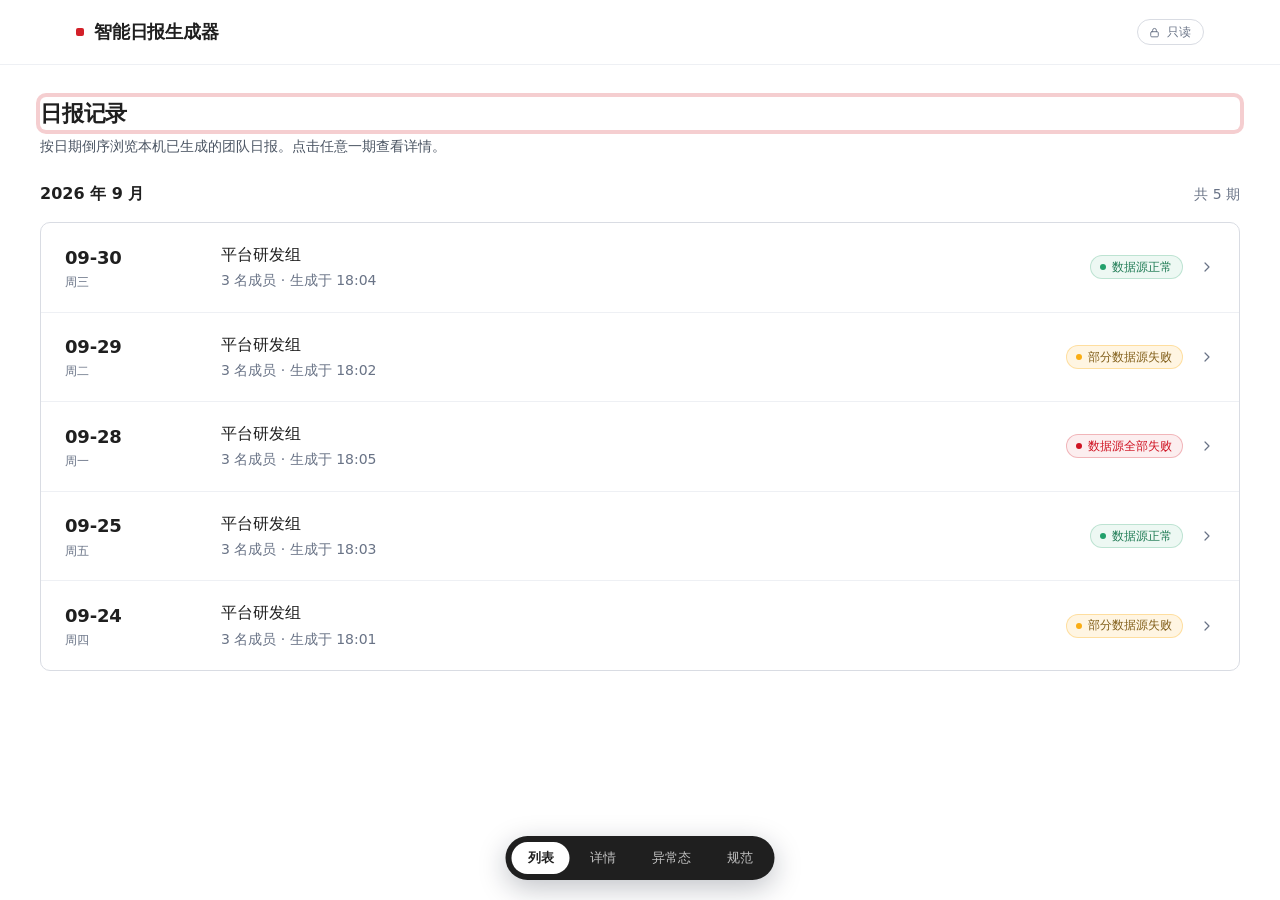
<file: sdd-daily-report/design/mock/opendesign-output.html>
<!doctype html>
<html lang="zh-CN">
<head>
<meta charset="utf-8">
<meta name="viewport" content="width=1024">
<meta name="color-scheme" content="light">
<title>智能日报生成器 — 本地只读查看</title>
<style>
/* =========================================================
   智能日报生成器 · 本地只读查看
   设计令牌严格取自 ant design-tokens.json（见设计规范视图）
   ========================================================= */
:root{
  /* 表面 */
  --c-bg:#ffffff;
  --c-panel:#f7f8fa;
  --c-warn-surface:#fff1f0;
  /* 文本 */
  --c-text:#1f1f1f;
  --c-text-2:#4b5563;
  --c-text-3:#697386;
  /* 线 */
  --c-line:#d9dce3;
  --c-line-soft:#eef0f4;
  /* 身份与状态 */
  --c-brand:#d32029;      /* 仅标题重音 + 焦点环 */
  --c-success:#22a06b;
  --c-warning:#faad14;
  --c-error:#cf1322;
  /* 圆角 */
  --r-sm:6px;
  --r-md:10px;
  --r-pill:9999px;
  /* 字号 */
  --fs-12:12px; --fs-14:14px; --fs-16:16px;
  --fs-18:18px; --fs-22:22px; --fs-32:32px;
  /* 间距 */
  --sp-4:4px; --sp-8:8px; --sp-12:12px; --sp-16:16px;
  --sp-20:20px; --sp-24:24px; --sp-32:32px;
  /* 布局 */
  --container:1200px;
  --gutter:36px;
  /* 焦点环 */
  --focus-ring:0 0 0 4px rgba(211,32,41,.22);
  /* 动效 */
  --dur-1:140ms;
  --dur-2:220ms;
  --ease:cubic-bezier(.2,0,0,1);
  --font:ui-sans-serif,system-ui,-apple-system,"Segoe UI","PingFang SC","Hiragino Sans GB","Microsoft YaHei","Noto Sans SC",sans-serif;
  --mono:ui-monospace,SFMono-Regular,Menlo,Consolas,"Liberation Mono",monospace;
}

*,*::before,*::after{box-sizing:border-box}
[hidden]{display:none !important}
html{-webkit-text-size-adjust:100%}
body{
  margin:0;min-width:1024px;
  background:var(--c-bg);color:var(--c-text);
  font-family:var(--font);font-size:var(--fs-16);line-height:1.52;
  -webkit-font-smoothing:antialiased;overflow-x:hidden;
  padding-bottom:96px;
}
h1,h2,h3,h4,p{margin:0}
ul,ol,dl{margin:0;padding:0;list-style:none}
a{color:inherit}
svg{display:block}
:focus-visible{outline:none;box-shadow:var(--focus-ring);border-radius:var(--r-sm)}
.wrap{width:100%;max-width:var(--container);margin:0 auto;padding:0 var(--gutter)}
.mono{font-family:var(--mono)}
.num{font-variant-numeric:tabular-nums}
.sr{position:absolute;width:1px;height:1px;padding:0;margin:-1px;overflow:hidden;clip:rect(0 0 0 0);white-space:nowrap;border:0}

/* ---------- 顶部应用栏 ---------- */
.appbar{position:sticky;top:0;z-index:20;background:var(--c-bg);border-bottom:1px solid var(--c-line-soft)}
.appbar .wrap{display:flex;align-items:center;justify-content:space-between;height:64px}
.brand{display:flex;align-items:center;gap:10px;font-size:var(--fs-18);font-weight:600;letter-spacing:-.01em}
.brand-mark{width:8px;height:8px;border-radius:2px;background:var(--c-brand);flex:none}
.ro{display:inline-flex;align-items:center;gap:6px;height:26px;padding:0 12px 0 10px;border:1px solid var(--c-line);border-radius:var(--r-pill);color:var(--c-text-3);font-size:var(--fs-12);background:var(--c-bg)}
.ro svg{width:13px;height:13px}

/* ---------- 页面 ---------- */
.page{padding:var(--sp-32) 0 var(--sp-32)}
.page-head{margin-bottom:var(--sp-24)}
.page-title{font-size:var(--fs-22);font-weight:600;letter-spacing:-.01em}
.page-desc{margin-top:6px;color:var(--c-text-2);font-size:var(--fs-14)}
.sec-head{display:flex;align-items:baseline;gap:10px;margin-bottom:var(--sp-16)}
.sec-title{font-size:var(--fs-16);font-weight:600}
.sec-ext{margin-left:auto;color:var(--c-text-3);font-size:var(--fs-14)}

/* ---------- 徽标 / chip ---------- */
.badge{display:inline-flex;align-items:center;gap:6px;height:24px;padding:0 10px 0 9px;border-radius:var(--r-pill);font-size:var(--fs-12);font-weight:500;border:1px solid transparent;white-space:nowrap}
.badge .dot{width:6px;height:6px;border-radius:50%;flex:none}
.badge.ok{background:rgba(34,160,107,.08);border-color:rgba(34,160,107,.24);color:var(--c-text-2);color:color-mix(in srgb,#22a06b 72%,#1f1f1f)}
.badge.ok .dot{background:var(--c-success)}
.badge.warn{background:rgba(250,173,20,.12);border-color:rgba(250,173,20,.32);color:var(--c-text-2);color:color-mix(in srgb,#faad14 45%,#1f1f1f)}
.badge.warn .dot{background:var(--c-warning)}
.badge.err{background:rgba(207,19,34,.07);border-color:rgba(207,19,34,.26);color:var(--c-error)}
.badge.err .dot{background:var(--c-error)}

.chip{display:inline-flex;align-items:center;gap:7px;height:28px;padding:0 12px;border-radius:var(--r-sm);border:1px solid var(--c-line);background:var(--c-bg);font-size:13px;color:var(--c-text-2);white-space:nowrap}
.chip .dot{width:6px;height:6px;border-radius:50%;background:var(--c-success);flex:none}
.chip svg{width:14px;height:14px;flex:none}
.chip.failed{background:var(--c-warn-surface);border-color:rgba(207,19,34,.28);color:var(--c-error);font-weight:500}
.chip .sep{color:var(--c-line);font-weight:400}

/* ---------- 列表 ---------- */
.list{border:1px solid var(--c-line);border-radius:var(--r-md);overflow:hidden;background:var(--c-bg)}
.row{display:flex;align-items:center;gap:var(--sp-24);padding:var(--sp-20) var(--sp-24);border-top:1px solid var(--c-line-soft);text-decoration:none;cursor:pointer;transition:background var(--dur-1) var(--ease)}
.row:first-child{border-top:0}
.row:hover{background:var(--c-panel)}
.row-date{width:132px;flex:none}
.row-date .d{display:block;font-size:var(--fs-18);font-weight:600;letter-spacing:-.01em}
.row-date .w{display:block;margin-top:2px;font-size:var(--fs-12);color:var(--c-text-3)}
.row-main{flex:1 1 auto;min-width:0}
.row-team{font-size:var(--fs-16);font-weight:500}
.row-meta{margin-top:3px;font-size:var(--fs-14);color:var(--c-text-3)}
.row-right{flex:none;display:flex;align-items:center;gap:var(--sp-16)}
.row-chev{width:16px;height:16px;color:var(--c-text-3);transition:transform var(--dur-1) var(--ease)}
.row:hover .row-chev{transform:translateX(2px)}

/* ---------- 返回 ---------- */
.back{display:inline-flex;align-items:center;gap:6px;margin-bottom:var(--sp-16);color:var(--c-text-2);font-size:var(--fs-14);text-decoration:none}
.back svg{width:16px;height:16px}
.back:hover{color:var(--c-text)}

/* ---------- 详情总览 ---------- */
.overview{background:var(--c-panel);border:1px solid var(--c-line-soft);border-radius:var(--r-md);padding:var(--sp-24);margin-bottom:var(--sp-24)}
.ov-top{display:flex;align-items:flex-start;justify-content:space-between;gap:var(--sp-16)}
.ov-title{font-size:var(--fs-22);font-weight:600;letter-spacing:-.01em}
.ov-meta{margin-top:6px;font-size:var(--fs-14);color:var(--c-text-3)}
.ov-chips{display:flex;flex-wrap:wrap;gap:var(--sp-8);margin-top:var(--sp-16)}

/* ---------- 成员卡片 ---------- */
.members{display:grid;grid-template-columns:repeat(2,minmax(0,1fr));gap:var(--sp-20)}
.mcard{background:var(--c-bg);border:1px solid var(--c-line);border-radius:var(--r-md);overflow:hidden}
.mcard-h{display:flex;align-items:baseline;justify-content:space-between;gap:var(--sp-12);padding:var(--sp-16) var(--sp-20);border-bottom:1px solid var(--c-line-soft)}
.mcard-name{font-size:var(--fs-16);font-weight:600}
.mcard-sub{font-size:var(--fs-12);color:var(--c-text-3);font-family:var(--mono)}
.mcard-body{padding:0 var(--sp-20) var(--sp-16)}

.seg{padding:var(--sp-16) 0;border-top:1px solid var(--c-line-soft)}
.mcard-body > .seg:first-child{border-top:0}
.seg-h{display:flex;align-items:center;gap:var(--sp-8);margin-bottom:var(--sp-8)}
.seg-h svg{width:15px;height:15px;color:var(--c-text-3);flex:none}
.seg-t{font-size:13px;font-weight:600;color:var(--c-text-2);letter-spacing:.02em}
.seg-c{margin-left:auto;font-size:var(--fs-12);color:var(--c-text-3)}

.item{padding:var(--sp-8) 0}
.item + .item{border-top:1px solid var(--c-line-soft)}
.item-main{display:block;font-size:var(--fs-14);line-height:1.5}
.item-meta{display:block;margin-top:3px;font-size:var(--fs-12);color:var(--c-text-3)}
.item-meta .repo{color:var(--c-text-2)}
.item-meta .sep{margin:0 6px;color:var(--c-line)}
.add{color:var(--c-success);font-weight:500}
.del{color:var(--c-text-2)}
.st-from{color:var(--c-text-3)}
.st-arrow{margin:0 5px;color:var(--c-line)}
.st-to{color:var(--c-text);font-weight:500}

/* 考勤 */
.att{display:grid;grid-template-columns:repeat(4,minmax(0,1fr));gap:var(--sp-12)}
.att dt{font-size:var(--fs-12);color:var(--c-text-3)}
.att dd{margin:2px 0 0;font-size:var(--fs-14)}
.att .hl-ok{color:var(--c-success);font-weight:500}
.att .hl-warn{color:var(--c-text-2);color:color-mix(in srgb,#faad14 45%,#1f1f1f);font-weight:500}

/* ---------- 三种段级异常（形状 + 色彩 + 重量三重区分） ---------- */
.notice{display:flex;align-items:center;gap:var(--sp-8);padding:10px 12px;border:1px dashed var(--c-line);border-radius:var(--r-sm);background:var(--c-panel);color:var(--c-text-2);font-size:13px}
.notice svg{width:14px;height:14px;color:var(--c-warning);flex:none}
.norec{display:block;padding:var(--sp-8) 0;font-size:13px;color:var(--c-text-3)}

/* ---------- 空态 ---------- */
.empty{border:1px dashed var(--c-line);border-radius:var(--r-md);background:var(--c-panel);padding:56px var(--sp-24);text-align:center}
.empty svg{width:40px;height:40px;color:var(--c-text-3);margin:0 auto var(--sp-12)}
.empty-t{font-size:var(--fs-16);font-weight:600}
.empty-d{margin-top:6px;font-size:var(--fs-14);color:var(--c-text-3)}

/* ---------- 异常态页 ---------- */
.incontext{border:1px solid var(--c-line);border-radius:var(--r-md);padding:var(--sp-24);margin-bottom:var(--sp-20)}
.ic-note{display:inline-flex;align-items:center;gap:6px;margin-bottom:var(--sp-16);font-size:var(--fs-12);color:var(--c-text-3)}
.ic-note::before{content:"";width:6px;height:6px;border-radius:50%;background:var(--c-line)}
.ic-block + .ic-block{margin-top:var(--sp-32)}
.specimen-grid{display:grid;grid-template-columns:repeat(2,minmax(0,1fr));gap:var(--sp-20)}
.spec-tile{border:1px solid var(--c-line);border-radius:var(--r-md);overflow:hidden;background:var(--c-bg)}
.spec-tile-h{display:flex;align-items:center;gap:var(--sp-8);padding:var(--sp-12) var(--sp-16);border-bottom:1px solid var(--c-line-soft);background:var(--c-panel)}
.spec-no{font-size:var(--fs-12);color:var(--c-text-3)}
.spec-tile-h h4{font-size:13px;font-weight:600;color:var(--c-text-2)}
.spec-tag{margin-left:auto;font-size:var(--fs-12);color:var(--c-error);background:var(--c-warn-surface);border:1px solid rgba(207,19,34,.22);border-radius:var(--r-sm);padding:1px 8px}
.spec-tile-b{padding:var(--sp-20) var(--sp-16)}
.spec-tile-b.center{display:flex;justify-content:center}

/* ---------- 设计规范页 ---------- */
.spec-sec{margin-bottom:var(--sp-32)}
.spec-sec > h2{font-size:var(--fs-18);font-weight:600;padding-bottom:10px;border-bottom:1px solid var(--c-line-soft);margin-bottom:var(--sp-20)}
.spec-lead{color:var(--c-text-2);font-size:var(--fs-14);line-height:1.7;max-width:70ch}
.spec-lead + .spec-lead{margin-top:var(--sp-8)}
.sw-grid{display:grid;grid-template-columns:repeat(4,minmax(0,1fr));gap:var(--sp-16)}
.sw{border:1px solid var(--c-line);border-radius:var(--r-md);overflow:hidden}
.sw-color{height:56px;border-bottom:1px solid var(--c-line-soft)}
.sw-body{padding:var(--sp-12)}
.sw-name{font-size:13px;font-weight:600}
.sw-hex{margin-top:2px;font-size:var(--fs-12);color:var(--c-text-3);font-family:var(--mono)}
.sw-use{margin-top:6px;font-size:var(--fs-12);color:var(--c-text-2);line-height:1.5}
.rows{border:1px solid var(--c-line);border-radius:var(--r-md);overflow:hidden}
.rows > div{display:flex;align-items:baseline;gap:var(--sp-20);padding:var(--sp-12) var(--sp-16);border-top:1px solid var(--c-line-soft)}
.rows > div:first-child{border-top:0}
.rows .k{width:150px;flex:none;font-size:var(--fs-12);color:var(--c-text-3)}
.rows .v{flex:1 1 auto}
.space-bar{height:12px;background:var(--c-panel);border:1px solid var(--c-line);border-radius:3px}
.comp-grid{display:grid;grid-template-columns:repeat(2,minmax(0,1fr));gap:var(--sp-16)}
.comp{border:1px solid var(--c-line);border-radius:var(--r-md);padding:var(--sp-16)}
.comp-k{font-size:var(--fs-12);color:var(--c-text-3);margin-bottom:var(--sp-12)}
.comp-v{display:flex;flex-wrap:wrap;align-items:center;gap:var(--sp-8)}
.ring-demo{display:inline-flex;align-items:center;height:32px;padding:0 14px;border:1px solid var(--c-line);border-radius:var(--r-sm);font-size:var(--fs-14);background:var(--c-bg)}
.ring-demo.on{box-shadow:var(--focus-ring);border-color:var(--c-brand)}

/* ---------- 设计稿导航（评审用，非产品 UI） ---------- */
.review-nav{position:fixed;left:50%;bottom:20px;transform:translateX(-50%);z-index:50;display:flex;gap:4px;padding:6px;border-radius:var(--r-pill);background:#1f1f1f;box-shadow:0 8px 28px rgba(15,23,42,.26)}
.review-nav a{display:inline-flex;align-items:center;height:32px;padding:0 16px;border-radius:var(--r-pill);color:rgba(255,255,255,.72);font-size:13px;text-decoration:none;transition:background var(--dur-1) var(--ease),color var(--dur-1) var(--ease)}
.review-nav a:hover{color:#fff;background:rgba(255,255,255,.08)}
.review-nav a[aria-current="page"]{background:#fff;color:#1f1f1f;font-weight:600}
.review-nav a:focus-visible{box-shadow:0 0 0 2px #1f1f1f,0 0 0 6px rgba(211,32,41,.6)}

@media (prefers-reduced-motion:reduce){
  *{transition-duration:1ms !important;animation-duration:1ms !important}
}
</style>
</head>
<body>

<header class="appbar">
  <div class="wrap">
    <div class="brand"><span class="brand-mark" aria-hidden="true"></span>智能日报生成器</div>
    <span class="ro" title="本地只读视图">
      <svg viewBox="0 0 24 24" fill="none" stroke="currentColor" stroke-width="1.7" stroke-linecap="round" stroke-linejoin="round" aria-hidden="true"><rect x="5" y="10.5" width="14" height="9.5" rx="2"/><path d="M8.5 10.5V8a3.5 3.5 0 0 1 7 0v2.5"/></svg>
      只读
    </span>
  </div>
</header>

<main id="main">

  <!-- ============ 列表页 ============ -->
  <section id="view-list" class="view" aria-labelledby="h-list">
    <div class="wrap page">
      <div class="page-head">
        <h1 class="page-title" id="h-list" tabindex="-1" data-focus>日报记录</h1>
        <p class="page-desc">按日期倒序浏览本机已生成的团队日报。点击任意一期查看详情。</p>
      </div>
      <div class="sec-head">
        <h2 class="sec-title">2026 年 9 月</h2>
        <span class="sec-ext num">共 5 期</span>
      </div>
      <div class="list">
        <a class="row" href="#detail">
          <div class="row-date"><span class="d num">09-30</span><span class="w">周三</span></div>
          <div class="row-main">
            <div class="row-team">平台研发组</div>
            <div class="row-meta num">3 名成员 · 生成于 18:04</div>
          </div>
          <div class="row-right">
            <span class="badge ok"><span class="dot"></span>数据源正常</span>
            <svg class="row-chev" viewBox="0 0 24 24" fill="none" stroke="currentColor" stroke-width="1.8" stroke-linecap="round" stroke-linejoin="round" aria-hidden="true"><path d="M9 6l6 6-6 6"/></svg>
          </div>
        </a>
        <a class="row" href="#detail">
          <div class="row-date"><span class="d num">09-29</span><span class="w">周二</span></div>
          <div class="row-main">
            <div class="row-team">平台研发组</div>
            <div class="row-meta num">3 名成员 · 生成于 18:02</div>
          </div>
          <div class="row-right">
            <span class="badge warn"><span class="dot"></span>部分数据源失败</span>
            <svg class="row-chev" viewBox="0 0 24 24" fill="none" stroke="currentColor" stroke-width="1.8" stroke-linecap="round" stroke-linejoin="round" aria-hidden="true"><path d="M9 6l6 6-6 6"/></svg>
          </div>
        </a>
        <a class="row" href="#detail">
          <div class="row-date"><span class="d num">09-28</span><span class="w">周一</span></div>
          <div class="row-main">
            <div class="row-team">平台研发组</div>
            <div class="row-meta num">3 名成员 · 生成于 18:05</div>
          </div>
          <div class="row-right">
            <span class="badge err"><span class="dot"></span>数据源全部失败</span>
            <svg class="row-chev" viewBox="0 0 24 24" fill="none" stroke="currentColor" stroke-width="1.8" stroke-linecap="round" stroke-linejoin="round" aria-hidden="true"><path d="M9 6l6 6-6 6"/></svg>
          </div>
        </a>
        <a class="row" href="#detail">
          <div class="row-date"><span class="d num">09-25</span><span class="w">周五</span></div>
          <div class="row-main">
            <div class="row-team">平台研发组</div>
            <div class="row-meta num">3 名成员 · 生成于 18:03</div>
          </div>
          <div class="row-right">
            <span class="badge ok"><span class="dot"></span>数据源正常</span>
            <svg class="row-chev" viewBox="0 0 24 24" fill="none" stroke="currentColor" stroke-width="1.8" stroke-linecap="round" stroke-linejoin="round" aria-hidden="true"><path d="M9 6l6 6-6 6"/></svg>
          </div>
        </a>
        <a class="row" href="#detail">
          <div class="row-date"><span class="d num">09-24</span><span class="w">周四</span></div>
          <div class="row-main">
            <div class="row-team">平台研发组</div>
            <div class="row-meta num">3 名成员 · 生成于 18:01</div>
          </div>
          <div class="row-right">
            <span class="badge warn"><span class="dot"></span>部分数据源失败</span>
            <svg class="row-chev" viewBox="0 0 24 24" fill="none" stroke="currentColor" stroke-width="1.8" stroke-linecap="round" stroke-linejoin="round" aria-hidden="true"><path d="M9 6l6 6-6 6"/></svg>
          </div>
        </a>
      </div>
    </div>
  </section>

  <!-- ============ 详情页 ============ -->
  <section id="view-detail" class="view" hidden aria-labelledby="h-detail">
    <div class="wrap page">
      <a class="back" href="#list">
        <svg viewBox="0 0 24 24" fill="none" stroke="currentColor" stroke-width="1.8" stroke-linecap="round" stroke-linejoin="round" aria-hidden="true"><path d="M15 6l-6 6 6 6"/></svg>
        返回列表
      </a>

      <div class="overview">
        <div class="ov-top">
          <div>
            <h1 class="ov-title num" id="h-detail" tabindex="-1" data-focus>2026-09-30 · 平台研发组</h1>
            <p class="ov-meta num">3 名成员 · 生成于 18:04</p>
          </div>
          <span class="badge ok"><span class="dot"></span>数据源正常</span>
        </div>
        <div class="ov-chips">
          <span class="chip"><span class="dot"></span>GitHub</span>
          <span class="chip"><span class="dot"></span>飞书任务</span>
          <span class="chip"><span class="dot"></span>飞书消息</span>
          <span class="chip"><span class="dot"></span>飞书考勤</span>
        </div>
      </div>

      <div class="sec-head"><h2 class="sec-title">成员日报</h2><span class="sec-ext num">3 人</span></div>

      <div class="members">

        <!-- 张三 -->
        <article class="mcard">
          <header class="mcard-h"><span class="mcard-name">张三</span><span class="mcard-sub">zhangsan</span></header>
          <div class="mcard-body">
            <section class="seg">
              <div class="seg-h">
                <svg viewBox="0 0 24 24" fill="none" stroke="currentColor" stroke-width="1.6" stroke-linecap="round" stroke-linejoin="round" aria-hidden="true"><circle cx="12" cy="12" r="3.2"/><path d="M3 12h5.8M15.2 12H21"/></svg>
                <span class="seg-t">代码提交</span><span class="seg-c num">2</span>
              </div>
              <div class="item">
                <span class="item-main">fix: 修正日报生成时区错位（UTC+8）</span>
                <span class="item-meta num"><span class="repo">app-server</span><span class="sep">·</span>17:42<span class="sep">·</span><span class="add">+34</span> <span class="del">−12</span><span class="sep">·</span>5 文件</span>
              </div>
              <div class="item">
                <span class="item-main">feat: 接入飞书考勤采集适配器</span>
                <span class="item-meta num"><span class="repo">app-server</span><span class="sep">·</span>11:08<span class="sep">·</span><span class="add">+182</span> <span class="del">−6</span><span class="sep">·</span>9 文件</span>
              </div>
            </section>

            <section class="seg">
              <div class="seg-h">
                <svg viewBox="0 0 24 24" fill="none" stroke="currentColor" stroke-width="1.6" stroke-linecap="round" stroke-linejoin="round" aria-hidden="true"><path d="M4 6.5l1.4 1.4L8 5.4"/><path d="M4 12.5l1.4 1.4L8 11.4"/><path d="M4 18.5l1.4 1.4L8 17.4"/><path d="M11.5 6.5H20M11.5 12.5H20M11.5 18.5H20"/></svg>
                <span class="seg-t">任务进展</span><span class="seg-c num">2</span>
              </div>
              <div class="item">
                <span class="item-main">日报模板重构</span>
                <span class="item-meta num"><span class="st-from">进行中</span><span class="st-arrow">→</span><span class="st-to">已完成</span><span class="sep">·</span>16:20</span>
              </div>
              <div class="item">
                <span class="item-main">SQLite 迁移脚本</span>
                <span class="item-meta num"><span class="st-from">待处理</span><span class="st-arrow">→</span><span class="st-to">进行中</span><span class="sep">·</span>10:05</span>
              </div>
            </section>

            <section class="seg">
              <div class="seg-h">
                <svg viewBox="0 0 24 24" fill="none" stroke="currentColor" stroke-width="1.6" stroke-linecap="round" stroke-linejoin="round" aria-hidden="true"><circle cx="12" cy="12" r="8.2"/><path d="M12 7.4v4.9l3.2 2"/></svg>
                <span class="seg-t">考勤</span>
              </div>
              <dl class="att">
                <div><dt>签到</dt><dd class="num">09:02</dd></div>
                <div><dt>签退</dt><dd class="num">18:31</dd></div>
                <div><dt>工时</dt><dd class="num">9.5 h</dd></div>
                <div><dt>状态</dt><dd class="hl-ok">正常</dd></div>
              </dl>
            </section>

            <section class="seg">
              <div class="seg-h">
                <svg viewBox="0 0 24 24" fill="none" stroke="currentColor" stroke-width="1.6" stroke-linecap="round" stroke-linejoin="round" aria-hidden="true"><path d="M20 14.3a3 3 0 0 1-3 3H8.6L4 21V6.7a3 3 0 0 1 3-3h10a3 3 0 0 1 3 3z"/></svg>
                <span class="seg-t">协作沟通</span><span class="seg-c num">1</span>
              </div>
              <div class="item">
                <span class="item-main">考勤接口的日期字段要转成 YYYYMMDD 整数，文档没写清楚。</span>
                <span class="item-meta">张三<span class="sep">·</span>平台研发组<span class="sep">·</span>15:47</span>
              </div>
            </section>
          </div>
        </article>

        <!-- 李四 -->
        <article class="mcard">
          <header class="mcard-h"><span class="mcard-name">李四</span><span class="mcard-sub">lisi-dev</span></header>
          <div class="mcard-body">
            <section class="seg">
              <div class="seg-h">
                <svg viewBox="0 0 24 24" fill="none" stroke="currentColor" stroke-width="1.6" stroke-linecap="round" stroke-linejoin="round" aria-hidden="true"><circle cx="12" cy="12" r="3.2"/><path d="M3 12h5.8M15.2 12H21"/></svg>
                <span class="seg-t">代码提交</span><span class="seg-c num">1</span>
              </div>
              <div class="item">
                <span class="item-main">refactor: 抽取 CollectResult 统一返回类型</span>
                <span class="item-meta num"><span class="repo">app-server</span><span class="sep">·</span>15:12<span class="sep">·</span><span class="add">+96</span> <span class="del">−140</span><span class="sep">·</span>7 文件</span>
              </div>
            </section>

            <section class="seg">
              <div class="seg-h">
                <svg viewBox="0 0 24 24" fill="none" stroke="currentColor" stroke-width="1.6" stroke-linecap="round" stroke-linejoin="round" aria-hidden="true"><path d="M4 6.5l1.4 1.4L8 5.4"/><path d="M4 12.5l1.4 1.4L8 11.4"/><path d="M4 18.5l1.4 1.4L8 17.4"/><path d="M11.5 6.5H20M11.5 12.5H20M11.5 18.5H20"/></svg>
                <span class="seg-t">任务进展</span><span class="seg-c num">1</span>
              </div>
              <div class="item">
                <span class="item-main">采集层异常降级与重试</span>
                <span class="item-meta num"><span class="st-from">待处理</span><span class="st-arrow">→</span><span class="st-to">已完成</span><span class="sep">·</span>14:30</span>
              </div>
            </section>

            <section class="seg">
              <div class="seg-h">
                <svg viewBox="0 0 24 24" fill="none" stroke="currentColor" stroke-width="1.6" stroke-linecap="round" stroke-linejoin="round" aria-hidden="true"><circle cx="12" cy="12" r="8.2"/><path d="M12 7.4v4.9l3.2 2"/></svg>
                <span class="seg-t">考勤</span>
              </div>
              <dl class="att">
                <div><dt>签到</dt><dd class="num">09:37</dd></div>
                <div><dt>签退</dt><dd class="num">18:05</dd></div>
                <div><dt>工时</dt><dd class="num">8.5 h</dd></div>
                <div><dt>状态</dt><dd class="hl-warn">迟到</dd></div>
              </dl>
            </section>

            <section class="seg">
              <div class="seg-h">
                <svg viewBox="0 0 24 24" fill="none" stroke="currentColor" stroke-width="1.6" stroke-linecap="round" stroke-linejoin="round" aria-hidden="true"><path d="M20 14.3a3 3 0 0 1-3 3H8.6L4 21V6.7a3 3 0 0 1 3-3h10a3 3 0 0 1 3 3z"/></svg>
                <span class="seg-t">协作沟通</span><span class="seg-c num">1</span>
              </div>
              <div class="item">
                <span class="item-main">邮件重试两次还是失败就走飞书告警，避免静默跳过。</span>
                <span class="item-meta">李四<span class="sep">·</span>平台研发组<span class="sep">·</span>16:02</span>
              </div>
            </section>
          </div>
        </article>

        <!-- 王五 -->
        <article class="mcard">
          <header class="mcard-h"><span class="mcard-name">王五</span><span class="mcard-sub">wangwu</span></header>
          <div class="mcard-body">
            <section class="seg">
              <div class="seg-h">
                <svg viewBox="0 0 24 24" fill="none" stroke="currentColor" stroke-width="1.6" stroke-linecap="round" stroke-linejoin="round" aria-hidden="true"><circle cx="12" cy="12" r="3.2"/><path d="M3 12h5.8M15.2 12H21"/></svg>
                <span class="seg-t">代码提交</span>
              </div>
              <span class="norec">今日无记录</span>
            </section>

            <section class="seg">
              <div class="seg-h">
                <svg viewBox="0 0 24 24" fill="none" stroke="currentColor" stroke-width="1.6" stroke-linecap="round" stroke-linejoin="round" aria-hidden="true"><path d="M4 6.5l1.4 1.4L8 5.4"/><path d="M4 12.5l1.4 1.4L8 11.4"/><path d="M4 18.5l1.4 1.4L8 17.4"/><path d="M11.5 6.5H20M11.5 12.5H20M11.5 18.5H20"/></svg>
                <span class="seg-t">任务进展</span><span class="seg-c num">2</span>
              </div>
              <div class="item">
                <span class="item-main">飞书机器人推送支持 open_id</span>
                <span class="item-meta num"><span class="st-from">进行中</span><span class="st-arrow">→</span><span class="st-to">已完成</span><span class="sep">·</span>17:10</span>
              </div>
              <div class="item">
                <span class="item-main">健康检查 --check 补充邮件校验</span>
                <span class="item-meta num"><span class="st-from">待处理</span><span class="st-arrow">→</span><span class="st-to">进行中</span><span class="sep">·</span>09:48</span>
              </div>
            </section>

            <section class="seg">
              <div class="seg-h">
                <svg viewBox="0 0 24 24" fill="none" stroke="currentColor" stroke-width="1.6" stroke-linecap="round" stroke-linejoin="round" aria-hidden="true"><circle cx="12" cy="12" r="8.2"/><path d="M12 7.4v4.9l3.2 2"/></svg>
                <span class="seg-t">考勤</span>
              </div>
              <dl class="att">
                <div><dt>签到</dt><dd class="num">09:15</dd></div>
                <div><dt>签退</dt><dd class="num">—</dd></div>
                <div><dt>工时</dt><dd class="num">0.0 h</dd></div>
                <div><dt>状态</dt><dd class="hl-warn">签退缺失</dd></div>
              </dl>
            </section>

            <section class="seg">
              <div class="seg-h">
                <svg viewBox="0 0 24 24" fill="none" stroke="currentColor" stroke-width="1.6" stroke-linecap="round" stroke-linejoin="round" aria-hidden="true"><path d="M20 14.3a3 3 0 0 1-3 3H8.6L4 21V6.7a3 3 0 0 1 3-3h10a3 3 0 0 1 3 3z"/></svg>
                <span class="seg-t">协作沟通</span><span class="seg-c num">1</span>
              </div>
              <div class="item">
                <span class="item-main">刚跑完 --check，三个接口都通了。</span>
                <span class="item-meta">王五<span class="sep">·</span>平台研发组<span class="sep">·</span>09:20</span>
              </div>
            </section>
          </div>
        </article>

      </div>
    </div>
  </section>

  <!-- ============ 异常与空态 ============ -->
  <section id="view-states" class="view" hidden aria-labelledby="h-states">
    <div class="wrap page">
      <div class="page-head">
        <h1 class="page-title" id="h-states" tabindex="-1" data-focus>异常与空态</h1>
        <p class="page-desc">五种状态：三种段级异常 + 两个页面级状态。下面先以「就地真实语境」呈现，再以「独立小样」集中对照。三者用形状、重量、色彩三重区分，不混为一谈。</p>
      </div>

      <section class="spec-sec">
        <h2>一、就地呈现（真实页面语境）</h2>

        <div class="incontext">
          <div class="ic-note">详情页 · 顶部数据源 chip「数据获取失败」</div>
          <div class="overview" style="margin-bottom:0">
            <div class="ov-top">
              <div>
                <div class="ov-title num">2026-09-29 · 平台研发组</div>
                <p class="ov-meta num">3 名成员 · 生成于 18:02</p>
              </div>
              <span class="badge warn"><span class="dot"></span>部分数据源失败</span>
            </div>
            <div class="ov-chips">
              <span class="chip"><span class="dot"></span>GitHub</span>
              <span class="chip"><span class="dot"></span>飞书任务</span>
              <span class="chip"><span class="dot"></span>飞书消息</span>
              <span class="chip failed">
                <svg viewBox="0 0 24 24" fill="none" stroke="currentColor" stroke-width="1.9" stroke-linecap="round" stroke-linejoin="round" aria-hidden="true"><circle cx="12" cy="12" r="9"/><path d="M15 9l-6 6M9 9l6 6"/></svg>
                飞书考勤<span class="sep">·</span>数据获取失败
              </span>
            </div>
          </div>
        </div>

        <div class="incontext">
          <div class="ic-note">成员卡片 · 考勤段「考勤数据暂不可用」 / 数据段「今日无记录」</div>
          <div class="members" style="grid-template-columns:repeat(2,minmax(0,1fr))">
            <article class="mcard">
              <header class="mcard-h"><span class="mcard-name">张三</span><span class="mcard-sub">zhangsan</span></header>
              <div class="mcard-body">
                <section class="seg">
                  <div class="seg-h">
                    <svg viewBox="0 0 24 24" fill="none" stroke="currentColor" stroke-width="1.6" stroke-linecap="round" stroke-linejoin="round" aria-hidden="true"><circle cx="12" cy="12" r="3.2"/><path d="M3 12h5.8M15.2 12H21"/></svg>
                    <span class="seg-t">代码提交</span><span class="seg-c num">1</span>
                  </div>
                  <div class="item">
                    <span class="item-main">fix: 修正日报生成时区错位（UTC+8）</span>
                    <span class="item-meta num"><span class="repo">app-server</span><span class="sep">·</span>17:42<span class="sep">·</span><span class="add">+34</span> <span class="del">−12</span><span class="sep">·</span>5 文件</span>
                  </div>
                </section>
                <section class="seg">
                  <div class="seg-h">
                    <svg viewBox="0 0 24 24" fill="none" stroke="currentColor" stroke-width="1.6" stroke-linecap="round" stroke-linejoin="round" aria-hidden="true"><circle cx="12" cy="12" r="8.2"/><path d="M12 7.4v4.9l3.2 2"/></svg>
                    <span class="seg-t">考勤</span>
                  </div>
                  <div class="notice">
                    <svg viewBox="0 0 24 24" fill="none" stroke="currentColor" stroke-width="1.7" stroke-linecap="round" stroke-linejoin="round" aria-hidden="true"><circle cx="12" cy="12" r="9"/><path d="M12 8v5.2"/><path d="M12 16.4h.01"/></svg>
                    考勤数据暂不可用
                  </div>
                </section>
                <section class="seg">
                  <div class="seg-h">
                    <svg viewBox="0 0 24 24" fill="none" stroke="currentColor" stroke-width="1.6" stroke-linecap="round" stroke-linejoin="round" aria-hidden="true"><path d="M20 14.3a3 3 0 0 1-3 3H8.6L4 21V6.7a3 3 0 0 1 3-3h10a3 3 0 0 1 3 3z"/></svg>
                    <span class="seg-t">协作沟通</span>
                  </div>
                  <span class="norec">今日无记录</span>
                </section>
              </div>
            </article>
            <article class="mcard">
              <header class="mcard-h"><span class="mcard-name">李四</span><span class="mcard-sub">lisi-dev</span></header>
              <div class="mcard-body">
                <section class="seg">
                  <div class="seg-h">
                    <svg viewBox="0 0 24 24" fill="none" stroke="currentColor" stroke-width="1.6" stroke-linecap="round" stroke-linejoin="round" aria-hidden="true"><circle cx="12" cy="12" r="3.2"/><path d="M3 12h5.8M15.2 12H21"/></svg>
                    <span class="seg-t">代码提交</span><span class="seg-c num">1</span>
                  </div>
                  <div class="item">
                    <span class="item-main">refactor: 抽取 CollectResult 统一返回类型</span>
                    <span class="item-meta num"><span class="repo">app-server</span><span class="sep">·</span>15:12<span class="sep">·</span><span class="add">+96</span> <span class="del">−140</span><span class="sep">·</span>7 文件</span>
                  </div>
                </section>
                <section class="seg">
                  <div class="seg-h">
                    <svg viewBox="0 0 24 24" fill="none" stroke="currentColor" stroke-width="1.6" stroke-linecap="round" stroke-linejoin="round" aria-hidden="true"><circle cx="12" cy="12" r="8.2"/><path d="M12 7.4v4.9l3.2 2"/></svg>
                    <span class="seg-t">考勤</span>
                  </div>
                  <dl class="att">
                    <div><dt>签到</dt><dd class="num">09:37</dd></div>
                    <div><dt>签退</dt><dd class="num">18:05</dd></div>
                    <div><dt>工时</dt><dd class="num">8.5 h</dd></div>
                    <div><dt>状态</dt><dd class="hl-warn">迟到</dd></div>
                  </dl>
                </section>
                <section class="seg">
                  <div class="seg-h">
                    <svg viewBox="0 0 24 24" fill="none" stroke="currentColor" stroke-width="1.6" stroke-linecap="round" stroke-linejoin="round" aria-hidden="true"><path d="M20 14.3a3 3 0 0 1-3 3H8.6L4 21V6.7a3 3 0 0 1 3-3h10a3 3 0 0 1 3 3z"/></svg>
                    <span class="seg-t">协作沟通</span><span class="seg-c num">1</span>
                  </div>
                  <div class="item">
                    <span class="item-main">邮件重试两次还是失败就走飞书告警，避免静默跳过。</span>
                    <span class="item-meta">李四<span class="sep">·</span>平台研发组<span class="sep">·</span>16:02</span>
                  </div>
                </section>
              </div>
            </article>
          </div>
        </div>

        <div class="incontext">
          <div class="ic-note">列表页 · 库中无日报（空态）</div>
          <div class="empty">
            <svg viewBox="0 0 24 24" fill="none" stroke="currentColor" stroke-width="1.5" stroke-linecap="round" stroke-linejoin="round" aria-hidden="true"><path d="M4 13.5l2-7A2 2 0 0 1 7.9 5h8.2a2 2 0 0 1 1.9 1.5l2 7"/><path d="M4 13.5V18a2 2 0 0 0 2 2h12a2 2 0 0 0 2-2v-4.5h-4.2a2 2 0 0 1-3.9 0z"/></svg>
            <p class="empty-t">还没有生成过日报</p>
            <p class="empty-d">本机数据库暂无记录。等待 18:00 定时任务首次生成后即可在此查看。</p>
          </div>

          <div class="ic-block">
            <div class="ic-note">详情页 · 指定日期没有日报记录</div>
            <div class="empty">
              <svg viewBox="0 0 24 24" fill="none" stroke="currentColor" stroke-width="1.5" stroke-linecap="round" stroke-linejoin="round" aria-hidden="true"><rect x="3.5" y="5" width="17" height="16" rx="2"/><path d="M3.5 9.5h17M8 3v4M16 3v4"/><path d="M12 13.5v3.2M12 19.1h.01"/></svg>
              <p class="empty-t">该日期没有日报记录</p>
              <p class="empty-d">2026-09-27 无对应日报（可能为非工作日或当日未触发生成）。</p>
            </div>
          </div>
        </div>
      </section>

      <section class="spec-sec">
        <h2>二、独立小样（集中对照）</h2>
        <div class="specimen-grid">

          <article class="spec-tile">
            <header class="spec-tile-h"><span class="spec-no">①</span><h4>顶部数据源 chip</h4><span class="spec-tag">数据获取失败</span></header>
            <div class="spec-tile-b">
              <span class="chip failed">
                <svg viewBox="0 0 24 24" fill="none" stroke="currentColor" stroke-width="1.9" stroke-linecap="round" stroke-linejoin="round" aria-hidden="true"><circle cx="12" cy="12" r="9"/><path d="M15 9l-6 6M9 9l6 6"/></svg>
                GitHub<span class="sep">·</span>数据获取失败
              </span>
            </div>
          </article>

          <article class="spec-tile">
            <header class="spec-tile-h"><span class="spec-no">②</span><h4>成员卡片 · 考勤段</h4><span class="spec-tag">考勤数据暂不可用</span></header>
            <div class="spec-tile-b">
              <div class="notice">
                <svg viewBox="0 0 24 24" fill="none" stroke="currentColor" stroke-width="1.7" stroke-linecap="round" stroke-linejoin="round" aria-hidden="true"><circle cx="12" cy="12" r="9"/><path d="M12 8v5.2"/><path d="M12 16.4h.01"/></svg>
                考勤数据暂不可用
              </div>
            </div>
          </article>

          <article class="spec-tile">
            <header class="spec-tile-h"><span class="spec-no">③</span><h4>成员卡片 · 任一数据段无数据</h4><span class="spec-tag">今日无记录</span></header>
            <div class="spec-tile-b">
              <span class="norec">今日无记录</span>
            </div>
          </article>

          <article class="spec-tile">
            <header class="spec-tile-h"><span class="spec-no">④</span><h4>详情页 · 指定日期查不到</h4><span class="spec-tag">该日期没有日报记录</span></header>
            <div class="spec-tile-b">
              <div class="empty" style="padding:32px 16px">
                <svg viewBox="0 0 24 24" fill="none" stroke="currentColor" stroke-width="1.5" stroke-linecap="round" stroke-linejoin="round" aria-hidden="true"><rect x="3.5" y="5" width="17" height="16" rx="2"/><path d="M3.5 9.5h17M8 3v4M16 3v4"/><path d="M12 13.5v3.2M12 19.1h.01"/></svg>
                <p class="empty-t">该日期没有日报记录</p>
              </div>
            </div>
          </article>

          <article class="spec-tile">
            <header class="spec-tile-h"><span class="spec-no">⑤</span><h4>列表页 · 库中无日报</h4><span class="spec-tag">空态</span></header>
            <div class="spec-tile-b">
              <div class="empty" style="padding:32px 16px">
                <svg viewBox="0 0 24 24" fill="none" stroke="currentColor" stroke-width="1.5" stroke-linecap="round" stroke-linejoin="round" aria-hidden="true"><path d="M4 13.5l2-7A2 2 0 0 1 7.9 5h8.2a2 2 0 0 1 1.9 1.5l2 7"/><path d="M4 13.5V18a2 2 0 0 0 2 2h12a2 2 0 0 0 2-2v-4.5h-4.2a2 2 0 0 1-3.9 0z"/></svg>
                <p class="empty-t">还没有生成过日报</p>
              </div>
            </div>
          </article>

          <article class="spec-tile">
            <header class="spec-tile-h"><span class="spec-no">—</span><h4>日报状态徽标（三态）</h4><span class="spec-tag" style="color:var(--c-text-3);background:var(--c-panel);border-color:var(--c-line)">对照</span></header>
            <div class="spec-tile-b comp-v">
              <span class="badge ok"><span class="dot"></span>数据源正常</span>
              <span class="badge warn"><span class="dot"></span>部分数据源失败</span>
              <span class="badge err"><span class="dot"></span>数据源全部失败</span>
            </div>
          </article>

        </div>
      </section>
    </div>
  </section>

  <!-- ============ 设计规范 ============ -->
  <section id="view-spec" class="view" hidden aria-labelledby="h-spec">
    <div class="wrap page">
      <div class="page-head">
        <h1 class="page-title" id="h-spec" tabindex="-1" data-focus>设计规范</h1>
        <p class="page-desc">颜色、字号、间距、组件与设计说明。取色一律以 ant 设计令牌为准；品牌强调 #d32029 仅用于标题重音与焦点环。</p>
      </div>

      <section class="spec-sec">
        <h2>颜色令牌</h2>
        <div class="sw-grid">
          <div class="sw"><div class="sw-color" style="background:#ffffff"></div><div class="sw-body"><div class="sw-name">页面背景</div><div class="sw-hex">#ffffff</div><div class="sw-use">页面底色、卡片底色</div></div></div>
          <div class="sw"><div class="sw-color" style="background:#f7f8fa"></div><div class="sw-body"><div class="sw-name">分组底板</div><div class="sw-hex">#f7f8fa</div><div class="sw-use">总览面板、悬停、空态底</div></div></div>
          <div class="sw"><div class="sw-color" style="background:#fff1f0"></div><div class="sw-body"><div class="sw-name">警告底色</div><div class="sw-hex">#fff1f0</div><div class="sw-use">失败 chip 底</div></div></div>
          <div class="sw"><div class="sw-color" style="background:#d9dce3"></div><div class="sw-body"><div class="sw-name">分隔线</div><div class="sw-hex">#d9dce3</div><div class="sw-use">容器描边、虚线通知</div></div></div>
          <div class="sw"><div class="sw-color" style="background:#1f1f1f"></div><div class="sw-body"><div class="sw-name">正文</div><div class="sw-hex">#1f1f1f</div><div class="sw-use">标题与正文</div></div></div>
          <div class="sw"><div class="sw-color" style="background:#4b5563"></div><div class="sw-body"><div class="sw-name">次级</div><div class="sw-hex">#4b5563</div><div class="sw-use">段标题、辅助文字</div></div></div>
          <div class="sw"><div class="sw-color" style="background:#697386"></div><div class="sw-body"><div class="sw-name">弱化</div><div class="sw-hex">#697386</div><div class="sw-use">元信息、时间</div></div></div>
          <div class="sw"><div class="sw-color" style="background:#eef0f4"></div><div class="sw-body"><div class="sw-name">浅分隔线</div><div class="sw-hex">#eef0f4</div><div class="sw-use">段落与行间分隔</div></div></div>
          <div class="sw"><div class="sw-color" style="background:#d32029"></div><div class="sw-body"><div class="sw-name">品牌强调</div><div class="sw-hex">#d32029</div><div class="sw-use">标题重音、焦点环（不表示错误）</div></div></div>
          <div class="sw"><div class="sw-color" style="background:#22a06b"></div><div class="sw-body"><div class="sw-name">成功</div><div class="sw-hex">#22a06b</div><div class="sw-use">数据源正常、+行</div></div></div>
          <div class="sw"><div class="sw-color" style="background:#faad14"></div><div class="sw-body"><div class="sw-name">警告</div><div class="sw-hex">#faad14</div><div class="sw-use">部分失败、迟到、签退缺失</div></div></div>
          <div class="sw"><div class="sw-color" style="background:#cf1322"></div><div class="sw-body"><div class="sw-name">错误</div><div class="sw-hex">#cf1322</div><div class="sw-use">失败态一律用此色</div></div></div>
        </div>
      </section>

      <section class="spec-sec">
        <h2>字号</h2>
        <div class="rows">
          <div><span class="k">32px / 600</span><span class="v" style="font-size:32px;font-weight:600;letter-spacing:-.02em">日报详情</span></div>
          <div><span class="k">22px / 600</span><span class="v" style="font-size:22px;font-weight:600">页面标题 · 总览</span></div>
          <div><span class="k">18px / 600</span><span class="v" style="font-size:18px;font-weight:600">工具名 · 列表日期</span></div>
          <div><span class="k">16px / 400</span><span class="v" style="font-size:16px">正文 · 团队名（行高 1.52）</span></div>
          <div><span class="k">14px / 400</span><span class="v" style="font-size:14px">列表元信息 · 卡片条目</span></div>
          <div><span class="k">12px / 500</span><span class="v" style="font-size:12px">徽标 · 段标题 · 弱化元信息</span></div>
        </div>
      </section>

      <section class="spec-sec">
        <h2>间距</h2>
        <div class="rows">
          <div><span class="k">4px</span><span class="v"><span class="space-bar" style="width:4px"></span></span></div>
          <div><span class="k">8px</span><span class="v"><span class="space-bar" style="width:8px"></span></span></div>
          <div><span class="k">12px</span><span class="v"><span class="space-bar" style="width:12px"></span></span></div>
          <div><span class="k">16px</span><span class="v"><span class="space-bar" style="width:16px"></span></span></div>
          <div><span class="k">20px</span><span class="v"><span class="space-bar" style="width:20px"></span></span></div>
          <div><span class="k">24px</span><span class="v"><span class="space-bar" style="width:24px"></span></span></div>
          <div><span class="k">32px</span><span class="v"><span class="space-bar" style="width:32px"></span></span></div>
        </div>
      </section>

      <section class="spec-sec">
        <h2>圆角 · 焦点环 · 动效</h2>
        <div class="rows">
          <div><span class="k">圆角 · 小 6px</span><span class="v"><span class="space-bar" style="width:64px;height:28px;border-radius:6px"></span></span></div>
          <div><span class="k">圆角 · 中 10px</span><span class="v"><span class="space-bar" style="width:64px;height:28px;border-radius:10px"></span></span></div>
          <div><span class="k">圆角 · 胶囊 9999px</span><span class="v"><span class="space-bar" style="width:64px;height:28px;border-radius:9999px"></span></span></div>
          <div><span class="k">焦点环</span><span class="v"><span class="ring-demo on">0 0 0 4px rgba(211,32,41,.22)</span></span></div>
          <div><span class="k">动效</span><span class="v" style="font-size:14px">140ms / 220ms · cubic-bezier(.2,0,0,1)</span></div>
        </div>
      </section>

      <section class="spec-sec">
        <h2>组件清单</h2>
        <div class="comp-grid">
          <div class="comp"><div class="comp-k">状态徽标 · 三态</div><div class="comp-v">
            <span class="badge ok"><span class="dot"></span>数据源正常</span>
            <span class="badge warn"><span class="dot"></span>部分数据源失败</span>
            <span class="badge err"><span class="dot"></span>数据源全部失败</span>
          </div></div>
          <div class="comp"><div class="comp-k">数据源 chip · 正常 / 失败</div><div class="comp-v">
            <span class="chip"><span class="dot"></span>GitHub</span>
            <span class="chip failed"><svg viewBox="0 0 24 24" fill="none" stroke="currentColor" stroke-width="1.9" stroke-linecap="round" stroke-linejoin="round" aria-hidden="true"><circle cx="12" cy="12" r="9"/><path d="M15 9l-6 6M9 9l6 6"/></svg>GitHub<span class="sep">·</span>数据获取失败</span>
          </div></div>
          <div class="comp"><div class="comp-k">只读标记</div><div class="comp-v">
            <span class="ro"><svg viewBox="0 0 24 24" fill="none" stroke="currentColor" stroke-width="1.7" stroke-linecap="round" stroke-linejoin="round" aria-hidden="true"><rect x="5" y="10.5" width="14" height="9.5" rx="2"/><path d="M8.5 10.5V8a3.5 3.5 0 0 1 7 0v2.5"/></svg>只读</span>
          </div></div>
          <div class="comp"><div class="comp-k">空态</div><div class="comp-v">
            <div class="empty" style="width:100%;padding:24px 16px"><svg viewBox="0 0 24 24" fill="none" stroke="currentColor" stroke-width="1.5" stroke-linecap="round" stroke-linejoin="round" aria-hidden="true"><path d="M4 13.5l2-7A2 2 0 0 1 7.9 5h8.2a2 2 0 0 1 1.9 1.5l2 7"/><path d="M4 13.5V18a2 2 0 0 0 2 2h12a2 2 0 0 0 2-2v-4.5h-4.2a2 2 0 0 1-3.9 0z"/></svg><p class="empty-t">没有记录</p></div>
          </div></div>
          <div class="comp"><div class="comp-k">异常 · 段级（三种形状）</div><div class="comp-v" style="flex-direction:column;align-items:stretch">
            <span class="chip failed" style="align-self:flex-start"><svg viewBox="0 0 24 24" fill="none" stroke="currentColor" stroke-width="1.9" stroke-linecap="round" stroke-linejoin="round" aria-hidden="true"><circle cx="12" cy="12" r="9"/><path d="M15 9l-6 6M9 9l6 6"/></svg>数据获取失败</span>
            <div class="notice"><svg viewBox="0 0 24 24" fill="none" stroke="currentColor" stroke-width="1.7" stroke-linecap="round" stroke-linejoin="round" aria-hidden="true"><circle cx="12" cy="12" r="9"/><path d="M12 8v5.2"/><path d="M12 16.4h.01"/></svg>考勤数据暂不可用</div>
            <span class="norec">今日无记录</span>
          </div></div>
          <div class="comp"><div class="comp-k">列表项（缩略）</div><div class="comp-v" style="flex-direction:column;align-items:stretch">
            <div class="list"><div class="row" style="cursor:default">
              <div class="row-date"><span class="d num">09-30</span><span class="w">周三</span></div>
              <div class="row-main"><div class="row-team">平台研发组</div><div class="row-meta num">3 名成员 · 生成于 18:04</div></div>
              <div class="row-right"><span class="badge ok"><span class="dot"></span>数据源正常</span></div>
            </div></div>
          </div></div>
        </div>
      </section>

      <section class="spec-sec">
        <h2>设计说明</h2>
        <p class="spec-lead">层级与信息架构：只做两级——列表页负责“哪几天有日报、状态如何”，详情页负责“每个人做了什么”。列表按日期倒序，日期是主键，所以用 18px 加粗数字 + 星期弱化注脚；团队名与元信息退到第二层，状态徽标靠右对齐形成可扫视的一列。</p>
        <p class="spec-lead">三种异常为什么长得不一样：数据获取失败是“系统出问题了”，用红色实心 chip（#cf1322 + #fff1f0 底 + ✕ 图标），最响；考勤数据暂不可用是“这一块缺失”，用虚线边框 + 琥珀色圆点的通知块，音量中等；今日无记录是“确实没有这件事”，只是静默的弱化文字，音量最低。红实心 / 虚线块 / 纯文字在形状、重量、色彩三个维度都不同，扫一眼即可区分。</p>
        <p class="spec-lead">品牌红与错误红：#d32029 是身份色，只出现在工具名的标记点和焦点环上，绝不用于表达失败；一切失败态统一用 #cf1322。两者色相接近，靠使用位置区分，避免“红色到底是品牌还是报错”的歧义。</p>
        <p class="spec-lead">状态不靠颜色单打：徽标 = 圆点色 + 文案，考勤状态 = 文字 + 颜色，图标 + 文字共同承担，色觉障碍用户也能读。正文 16px / 行高 1.52，弱化文字 #697386 仍保持 4.5:1 以上对比。</p>
        <p class="spec-lead">克制的原因：这是内部数据工具，不做图表、搜索、筛选、分页与编辑——读者只需要翻看，界面越安静，数据越突出。留白按 4/8 的节奏，容器 1200px、左右 36px，两列成员卡保证一屏内可横向对比。桌面单页、下限 1024px，不做移动端与暗色模式。</p>
      </section>
    </div>
  </section>

</main>

<nav class="review-nav" aria-label="设计稿导航（评审用，非产品界面）">
  <a href="#list">列表</a>
  <a href="#detail">详情</a>
  <a href="#states">异常态</a>
  <a href="#spec">规范</a>
</nav>

<script>
(function(){
  var routes = ['list','detail','states','spec'];
  var links = document.querySelectorAll('.review-nav a');

  function normalize(){
    var h = (location.hash || '').replace('#','');
    return routes.indexOf(h) >= 0 ? h : 'list';
  }

  function render(){
    var current = normalize();
    routes.forEach(function(r){
      var el = document.getElementById('view-' + r);
      if (el) el.hidden = (r !== current);
    });
    for (var i = 0; i < links.length; i++){
      var a = links[i];
      if (a.getAttribute('href') === '#' + current) a.setAttribute('aria-current','page');
      else a.removeAttribute('aria-current');
    }
    var view = document.getElementById('view-' + current);
    if (view){
      var focusTarget = view.querySelector('[data-focus]');
      if (focusTarget && document.activeElement !== focusTarget) focusTarget.focus({ preventScroll: true });
    }
    window.scrollTo(0, 0);
  }

  window.addEventListener('hashchange', render);
  render();
})();
</script>
</body>
</html>
</file>
